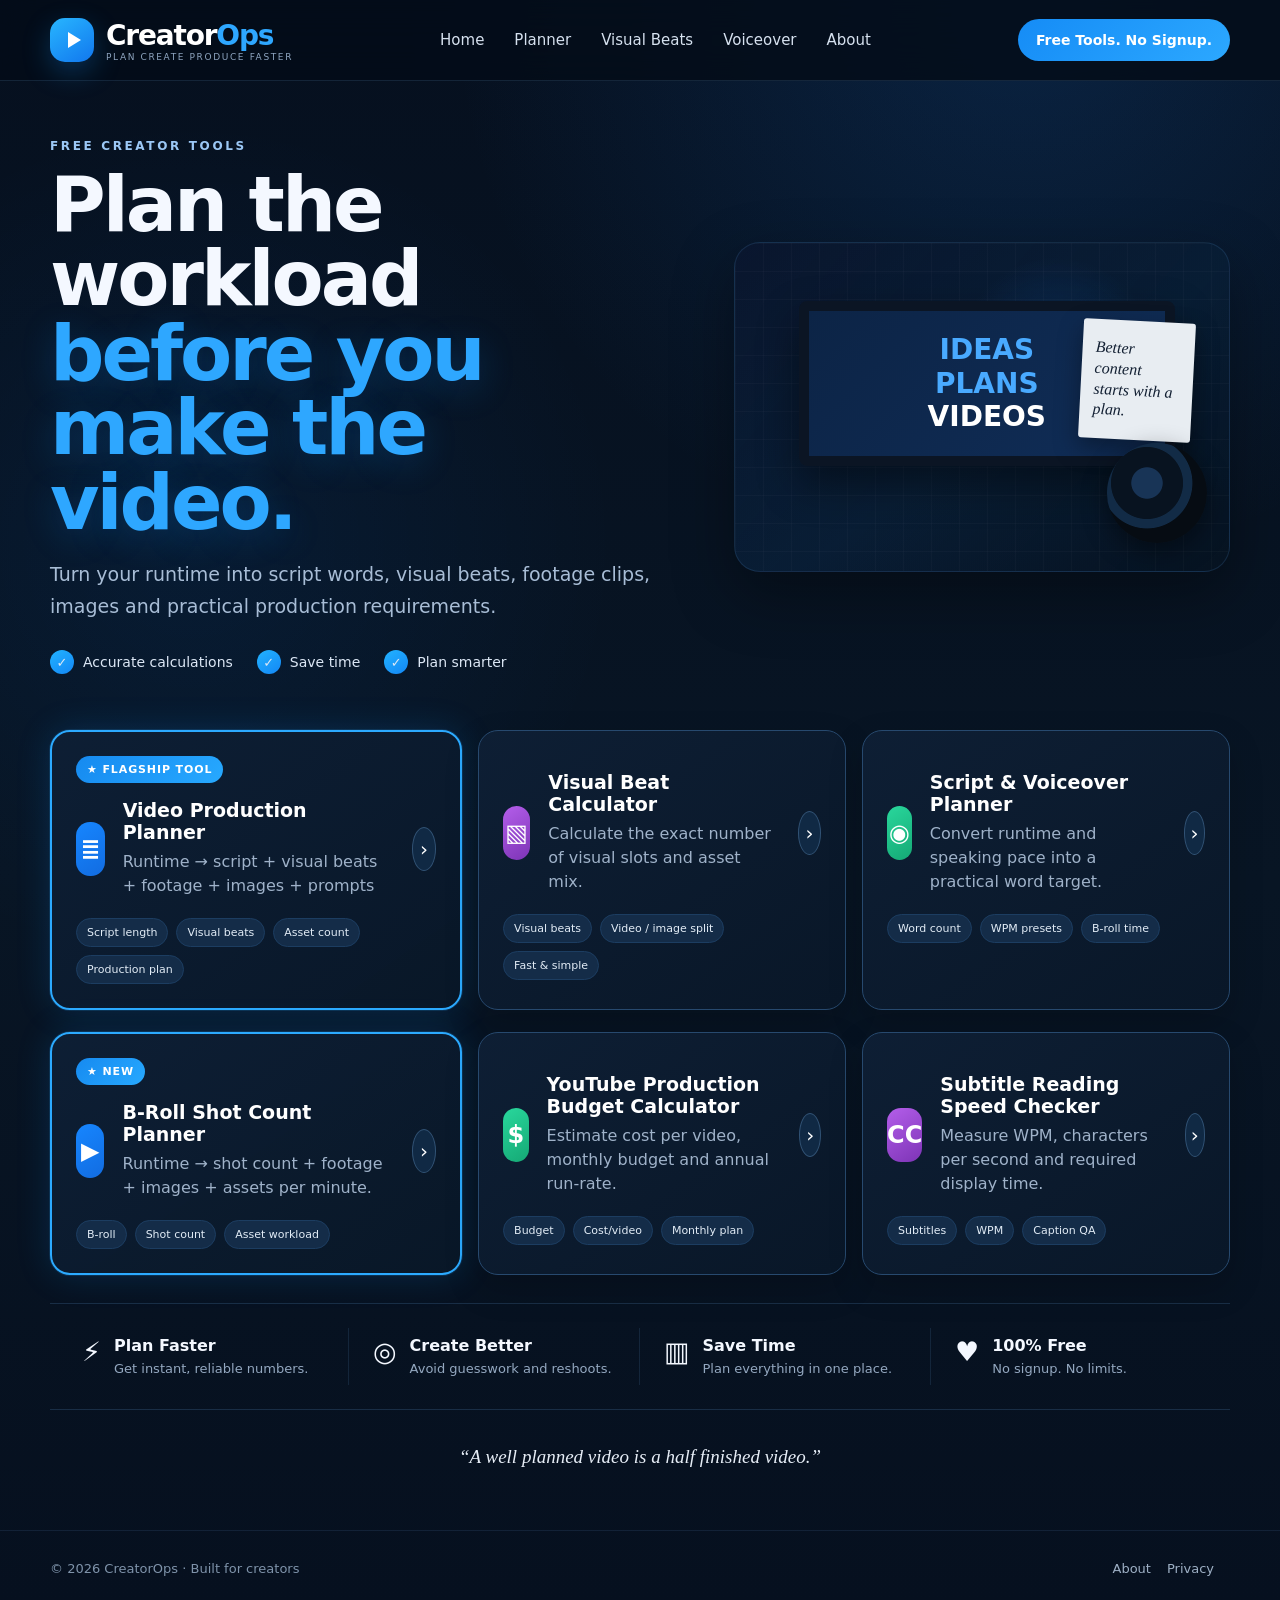
<file: index.html>
<!doctype html><html><head><meta charset="utf-8"><meta name="viewport" content="width=device-width,initial-scale=1"><title>CreatorOps - Free Video Production Planning Tools</title><meta name="description" content="Plan script length, visual beats, footage clips and image requirements with free creator production tools."><link rel="stylesheet" href="style.css"><meta name="theme-color" content="#06101f">
<meta name="color-scheme" content="dark">
<link rel="icon" href="favicon.svg" type="image/svg+xml">
<link rel="manifest" href="site.webmanifest">
<meta property="og:site_name" content="CreatorOps">
<meta property="og:type" content="website">
<meta property="og:title" content="CreatorOps - Free Video Production Planning Tools">
<meta property="og:description" content="Plan script length, visual beats, footage clips and image requirements with free creator production tools.">
<meta name="twitter:card" content="summary">
<link rel="canonical" href="https://asadraj504-afk.github.io/creatorops/"></head><body><div class="topbar"><div class="container nav"><a class="brand-wrap" href="index.html"><div class="brand-icon"></div><div class="brand-copy"><strong>Creator<span>Ops</span></strong><small>PLAN CREATE PRODUCE FASTER</small></div></a><nav class="navlinks"><a href="index.html">Home</a><a href="video-production-planner.html">Planner</a><a href="visual-beat-calculator.html">Visual Beats</a><a href="script-voiceover-calculator.html">Voiceover</a><a href="about.html">About</a></nav><a class="pill-btn" href="video-production-planner.html">Free Tools. No Signup.</a></div></div><main><section class="hero"><div class="container hero-grid"><div><div class="eyebrow">FREE CREATOR TOOLS</div><h1>Plan the workload <span>before you make the video.</span></h1><p class="lead">Turn your runtime into script words, visual beats, footage clips, images and practical production requirements.</p><div class="benefits"><div class="benefit"><span class="check">✓</span>Accurate calculations</div><div class="benefit"><span class="check">✓</span>Save time</div><div class="benefit"><span class="check">✓</span>Plan smarter</div></div></div><div class="hero-visual"><div class="mock-monitor"><strong>IDEAS<br>PLANS<br><span>VIDEOS</span></strong></div><div class="mock-note">Better content starts with a plan.</div><div class="mock-lens"></div></div></div></section><section class="container"><div class="tool-grid"><a class="tool-card featured" href="video-production-planner.html"><span class="badge">★ FLAGSHIP TOOL</span><div class="card-head"><div class="iconbox blue">≣</div><div><h2>Video Production Planner</h2><p>Runtime → script + visual beats + footage + images + prompts</p></div><div class="arrow">›</div></div><div class="chips"><span class="chip">Script length</span><span class="chip">Visual beats</span><span class="chip">Asset count</span><span class="chip">Production plan</span></div></a><a class="tool-card" href="visual-beat-calculator.html"><div class="card-head"><div class="iconbox purple">▧</div><div><h2>Visual Beat Calculator</h2><p>Calculate the exact number of visual slots and asset mix.</p></div><div class="arrow">›</div></div><div class="chips"><span class="chip">Visual beats</span><span class="chip">Video / image split</span><span class="chip">Fast & simple</span></div></a><a class="tool-card" href="script-voiceover-calculator.html"><div class="card-head"><div class="iconbox green">◉</div><div><h2>Script & Voiceover Planner</h2><p>Convert runtime and speaking pace into a practical word target.</p></div><div class="arrow">›</div></div><div class="chips"><span class="chip">Word count</span><span class="chip">WPM presets</span><span class="chip">B-roll time</span></div></a></div><div class="tool-grid" style="margin-top:22px">
<a class="tool-card featured" href="b-roll-shot-count-planner.html"><span class="badge">★ NEW</span><div class="card-head"><div class="iconbox blue">▶</div><div><h2>B-Roll Shot Count Planner</h2><p>Runtime → shot count + footage + images + assets per minute.</p></div><div class="arrow">›</div></div><div class="chips"><span class="chip">B-roll</span><span class="chip">Shot count</span><span class="chip">Asset workload</span></div></a>
<a class="tool-card" href="youtube-production-budget-calculator.html"><div class="card-head"><div class="iconbox green">$</div><div><h2>YouTube Production Budget Calculator</h2><p>Estimate cost per video, monthly budget and annual run-rate.</p></div><div class="arrow">›</div></div><div class="chips"><span class="chip">Budget</span><span class="chip">Cost/video</span><span class="chip">Monthly plan</span></div></a>
<a class="tool-card" href="subtitle-reading-speed-checker.html"><div class="card-head"><div class="iconbox purple">CC</div><div><h2>Subtitle Reading Speed Checker</h2><p>Measure WPM, characters per second and required display time.</p></div><div class="arrow">›</div></div><div class="chips"><span class="chip">Subtitles</span><span class="chip">WPM</span><span class="chip">Caption QA</span></div></a>
</div><div class="proof"><div class="proof-item"><div class="proof-icon">⚡</div><div><strong>Plan Faster</strong><span>Get instant, reliable numbers.</span></div></div><div class="proof-item"><div class="proof-icon">◎</div><div><strong>Create Better</strong><span>Avoid guesswork and reshoots.</span></div></div><div class="proof-item"><div class="proof-icon">▥</div><div><strong>Save Time</strong><span>Plan everything in one place.</span></div></div><div class="proof-item"><div class="proof-icon">♥</div><div><strong>100% Free</strong><span>No signup. No limits.</span></div></div></div><div class="quote">“A well planned video is a half finished video.”</div></section></main><footer><div class="container footer-inner"><div>© 2026 CreatorOps · Built for creators</div><div><a href="about.html">About</a><a href="privacy.html">Privacy</a></div></div></footer></body></html>
</file>
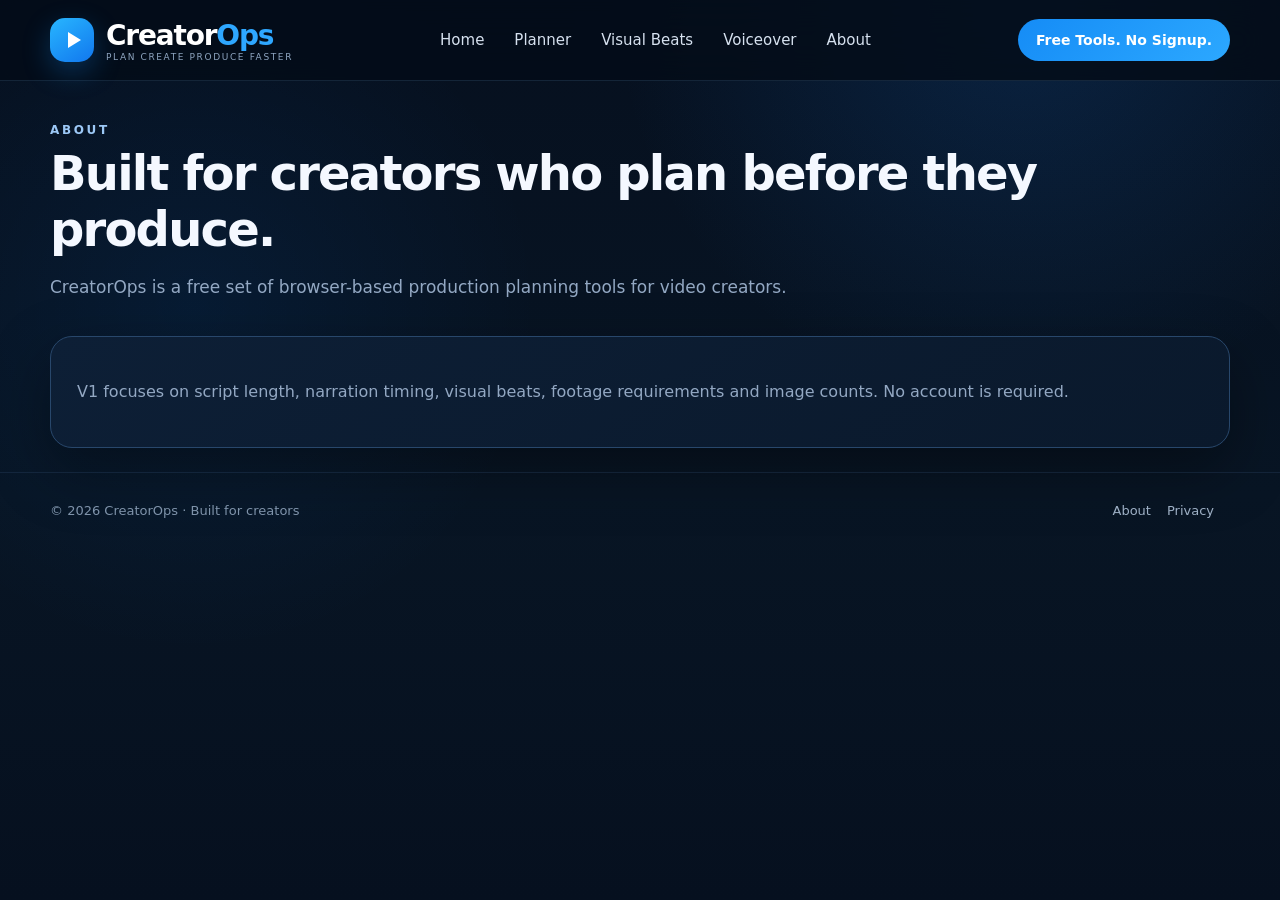
<file: about.html>
<!doctype html><html><head><meta charset="utf-8"><meta name="viewport" content="width=device-width,initial-scale=1"><title>About CreatorOps</title><link rel="stylesheet" href="style.css"><meta name="theme-color" content="#06101f">
<meta name="color-scheme" content="dark">
<link rel="icon" href="favicon.svg" type="image/svg+xml">
<link rel="manifest" href="site.webmanifest">
<meta property="og:site_name" content="CreatorOps">
<meta property="og:type" content="website">
<meta property="og:title" content="CreatorOps - Free Video Production Planning Tools">
<meta property="og:description" content="Plan script length, visual beats, footage clips and image requirements with free creator production tools.">
<meta name="twitter:card" content="summary">
<link rel="canonical" href="https://asadraj504-afk.github.io/creatorops/about.html"></head><body><div class="topbar"><div class="container nav"><a class="brand-wrap" href="index.html"><div class="brand-icon"></div><div class="brand-copy"><strong>Creator<span>Ops</span></strong><small>PLAN CREATE PRODUCE FASTER</small></div></a><nav class="navlinks"><a href="index.html">Home</a><a href="video-production-planner.html">Planner</a><a href="visual-beat-calculator.html">Visual Beats</a><a href="script-voiceover-calculator.html">Voiceover</a><a href="about.html">About</a></nav><a class="pill-btn" href="video-production-planner.html">Free Tools. No Signup.</a></div></div><main class="container"><section class="page-head"><div class="eyebrow">ABOUT</div><h1>Built for creators who plan before they produce.</h1><p>CreatorOps is a free set of browser-based production planning tools for video creators.</p></section><div class="panel"><p>V1 focuses on script length, narration timing, visual beats, footage requirements and image counts. No account is required.</p></div></main><footer><div class="container footer-inner"><div>© 2026 CreatorOps · Built for creators</div><div><a href="about.html">About</a><a href="privacy.html">Privacy</a></div></div></footer></body></html>
</file>
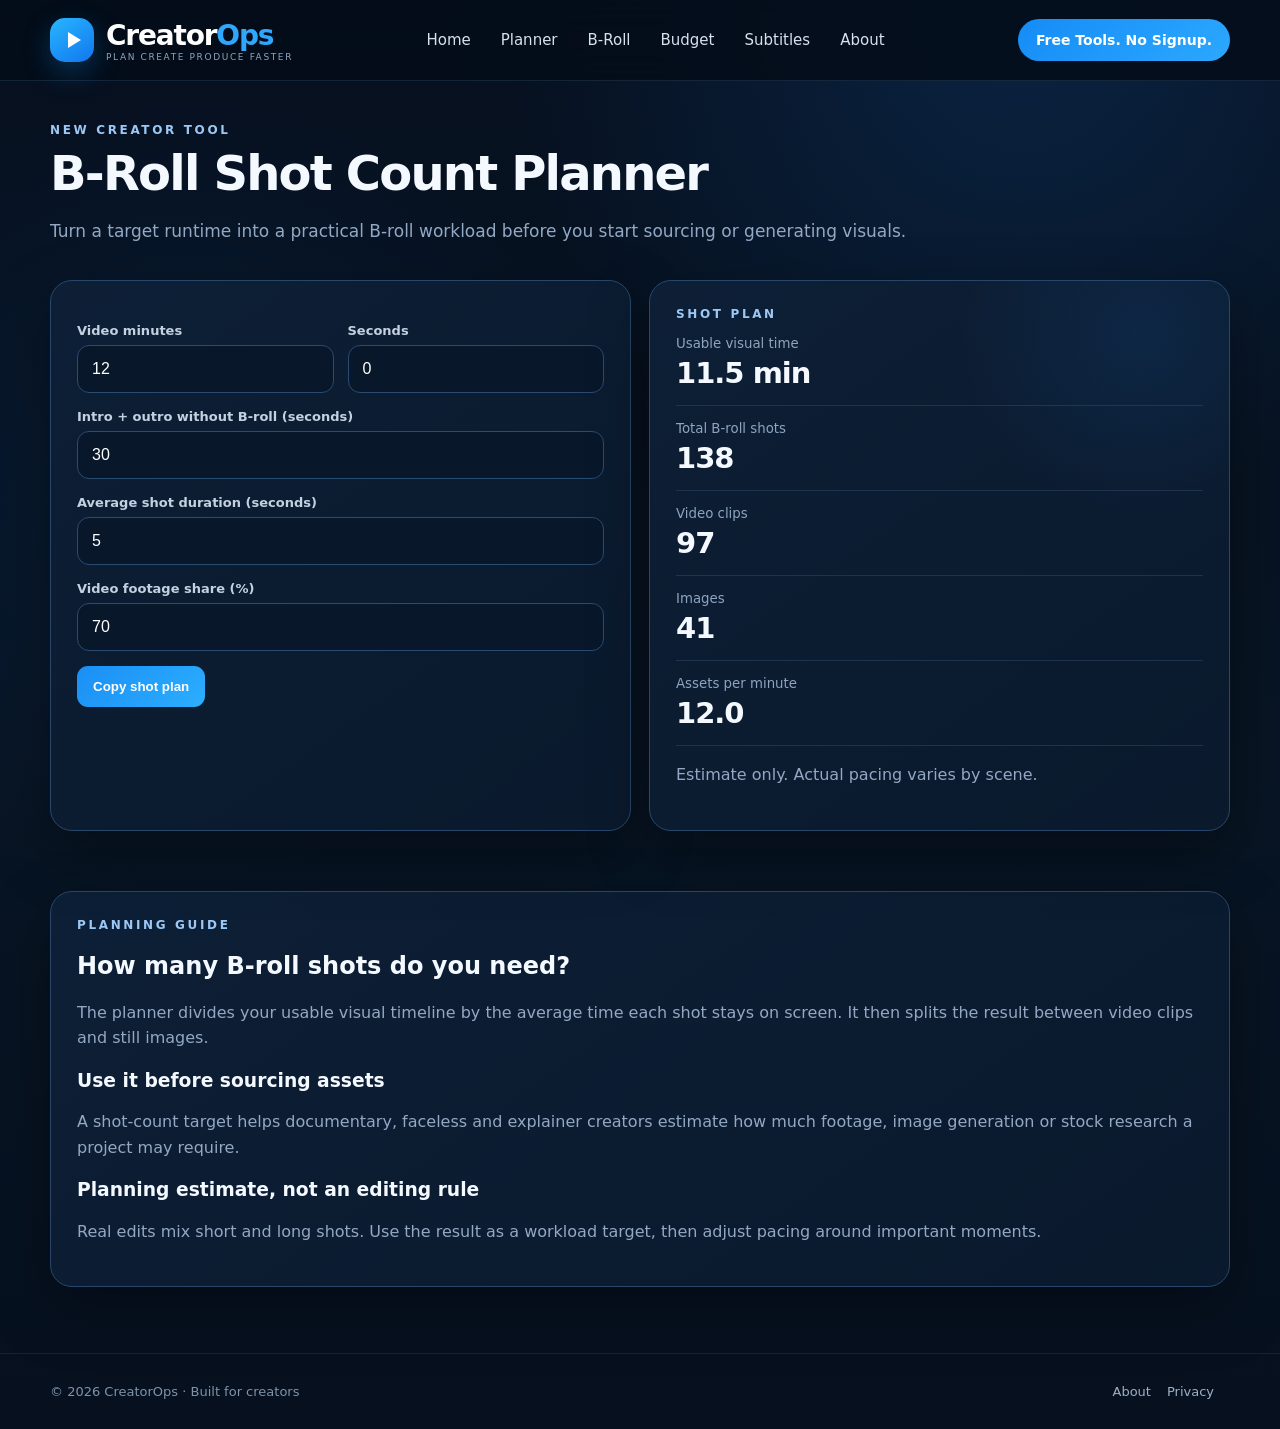
<file: b-roll-shot-count-planner.html>
<!doctype html><html><head><meta charset="utf-8"><meta name="viewport" content="width=device-width,initial-scale=1">
<title>B-Roll Shot Count Planner - CreatorOps</title><meta name="description" content="Calculate B-roll shot count, visual asset workload, footage clips and image requirements from video runtime and shot duration.">
<link rel="canonical" href="https://asadraj504-afk.github.io/creatorops/b-roll-shot-count-planner.html"><link rel="stylesheet" href="style.css"><meta name="theme-color" content="#06101f">
<meta name="color-scheme" content="dark"><link rel="icon" href="favicon.svg" type="image/svg+xml"><link rel="manifest" href="site.webmanifest">
<meta property="og:site_name" content="CreatorOps"><meta property="og:type" content="website"><meta property="og:title" content="B-Roll Shot Count Planner - CreatorOps">
<meta property="og:description" content="Calculate B-roll shot count, visual asset workload, footage clips and image requirements from video runtime and shot duration."><meta property="og:url" content="https://asadraj504-afk.github.io/creatorops/b-roll-shot-count-planner.html"><meta name="twitter:card" content="summary">
</head><body><noscript><div style="padding:12px;text-align:center;background:#3a1f1f;color:#fff">CreatorOps calculators require JavaScript to run.</div></noscript>
<div class="topbar"><div class="container nav"><a class="brand-wrap" href="index.html"><div class="brand-icon"></div><div class="brand-copy"><strong>Creator<span>Ops</span></strong><small>PLAN CREATE PRODUCE FASTER</small></div></a>
<nav class="navlinks"><a href="index.html">Home</a><a href="video-production-planner.html">Planner</a><a href="b-roll-shot-count-planner.html">B-Roll</a><a href="youtube-production-budget-calculator.html">Budget</a><a href="subtitle-reading-speed-checker.html">Subtitles</a><a href="about.html">About</a></nav>
<a class="pill-btn" href="video-production-planner.html">Free Tools. No Signup.</a></div></div>
<main class="container">
<section class="page-head"><div class="eyebrow">NEW CREATOR TOOL</div><h1>B-Roll Shot Count Planner</h1>
<p>Turn a target runtime into a practical B-roll workload before you start sourcing or generating visuals.</p></section>
<section class="calc-layout"><div class="panel">
<div class="form-row"><div><label>Video minutes</label><input id="m" type="number" value="12" min="0"></div><div><label>Seconds</label><input id="s" type="number" value="0" min="0" max="59"></div></div>
<label>Intro + outro without B-roll (seconds)</label><input id="x" type="number" value="30" min="0">
<label>Average shot duration (seconds)</label><input id="d" type="number" value="5" min=".5" step=".5">
<label>Video footage share (%)</label><input id="p" type="number" value="70" min="0" max="100">
<button class="primary" onclick="copyPlan()">Copy shot plan</button></div><div class="panel results" id="r"></div></section>
<section style="padding-bottom:42px"><div class="panel"><div class="eyebrow">PLANNING GUIDE</div>
<h2>How many B-roll shots do you need?</h2><p>The planner divides your usable visual timeline by the average time each shot stays on screen. It then splits the result between video clips and still images.</p>
<h3>Use it before sourcing assets</h3><p>A shot-count target helps documentary, faceless and explainer creators estimate how much footage, image generation or stock research a project may require.</p>
<h3>Planning estimate, not an editing rule</h3><p>Real edits mix short and long shots. Use the result as a workload target, then adjust pacing around important moments.</p></div></section></main>
<footer><div class="container footer-inner"><div>© 2026 CreatorOps · Built for creators</div><div><a href="about.html">About</a><a href="privacy.html">Privacy</a></div></div></footer>
<script>
['m','s','x','d','p'].forEach(id=>document.getElementById(id).oninput=calc);
function n(id){return Math.max(0,+document.getElementById(id).value||0)}
function calc(){let total=n('m')*60+n('s'),active=Math.max(0,total-Math.min(total,n('x'))),dur=Math.max(.5,n('d')),shots=Math.ceil(active/dur),pct=Math.min(100,n('p')),video=Math.round(shots*pct/100),images=shots-video,apm=active?shots/(active/60):0;
window.plan=`CreatorOps B-Roll Shot Plan\nUsable visual time: ${(active/60).toFixed(1)} min\nAverage shot duration: ${dur}s\nTotal shots: ${shots}\nVideo clips: ${video}\nImages: ${images}\nAssets per minute: ${apm.toFixed(1)}`;
r.innerHTML=`<div class="eyebrow">SHOT PLAN</div><div class="metric"><small>Usable visual time</small><div class="num">${(active/60).toFixed(1)} min</div></div><div class="metric"><small>Total B-roll shots</small><div class="num">${shots}</div></div><div class="metric"><small>Video clips</small><div class="num">${video}</div></div><div class="metric"><small>Images</small><div class="num">${images}</div></div><div class="metric"><small>Assets per minute</small><div class="num">${apm.toFixed(1)}</div></div><p class="muted">Estimate only. Actual pacing varies by scene.</p>`}
function copyPlan(){navigator.clipboard.writeText(window.plan)} calc();</script><script type="application/ld+json">{
"@context":"https://schema.org","@type":"WebApplication","name":"CreatorOps B-Roll Shot Count Planner",
"applicationCategory":"MultimediaApplication","operatingSystem":"Any",
"offers":{"@type":"Offer","price":"0","priceCurrency":"USD"},
"description":"Calculate B-roll shot count, visual asset workload, footage clips and image requirements from video runtime and shot duration."}</script></body></html>
</file>
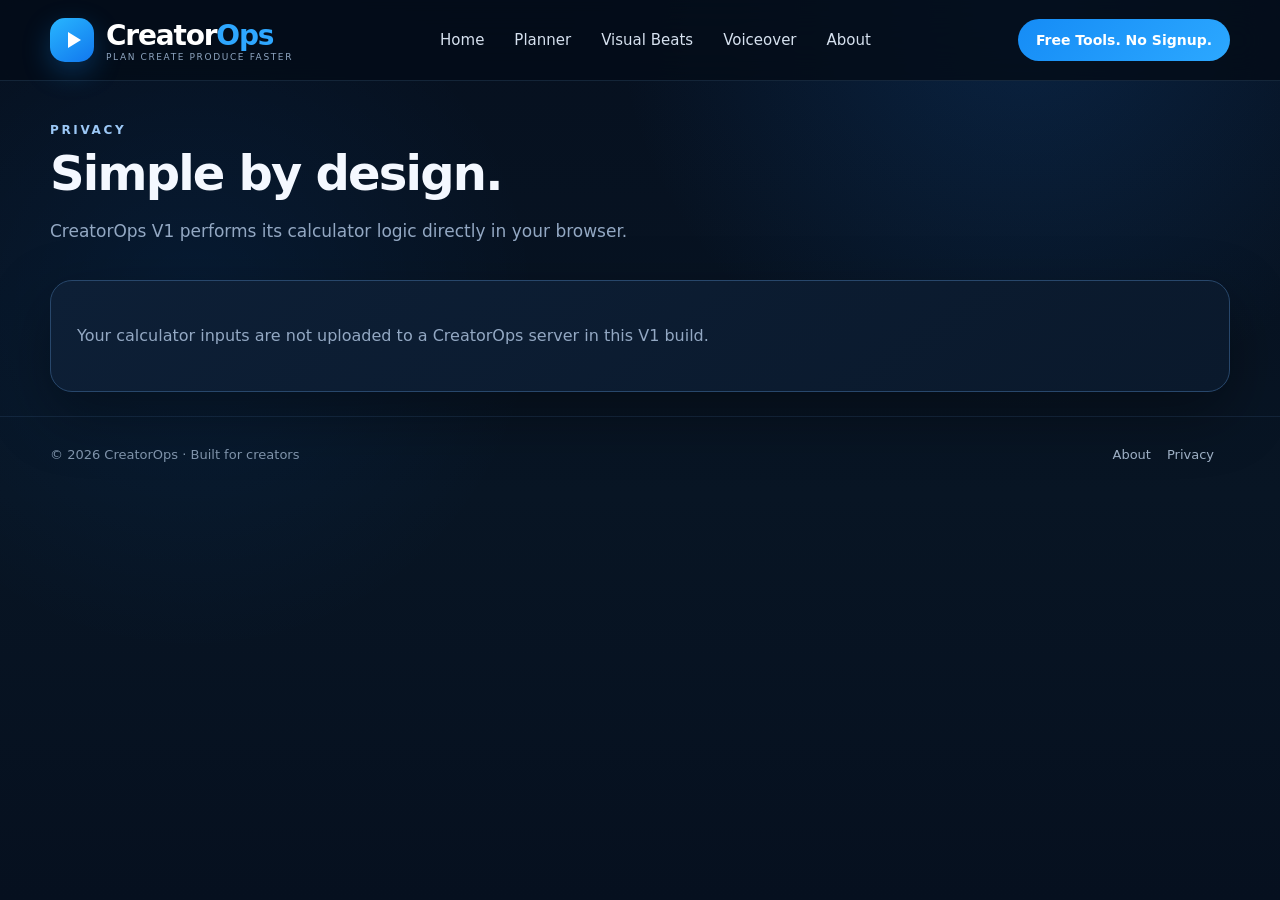
<file: privacy.html>
<!doctype html><html><head><meta charset="utf-8"><meta name="viewport" content="width=device-width,initial-scale=1"><title>Privacy CreatorOps</title><link rel="stylesheet" href="style.css"><meta name="theme-color" content="#06101f">
<meta name="color-scheme" content="dark">
<link rel="icon" href="favicon.svg" type="image/svg+xml">
<link rel="manifest" href="site.webmanifest">
<meta property="og:site_name" content="CreatorOps">
<meta property="og:type" content="website">
<meta property="og:title" content="CreatorOps - Free Video Production Planning Tools">
<meta property="og:description" content="Plan script length, visual beats, footage clips and image requirements with free creator production tools.">
<meta name="twitter:card" content="summary">
<link rel="canonical" href="https://asadraj504-afk.github.io/creatorops/privacy.html"></head><body><div class="topbar"><div class="container nav"><a class="brand-wrap" href="index.html"><div class="brand-icon"></div><div class="brand-copy"><strong>Creator<span>Ops</span></strong><small>PLAN CREATE PRODUCE FASTER</small></div></a><nav class="navlinks"><a href="index.html">Home</a><a href="video-production-planner.html">Planner</a><a href="visual-beat-calculator.html">Visual Beats</a><a href="script-voiceover-calculator.html">Voiceover</a><a href="about.html">About</a></nav><a class="pill-btn" href="video-production-planner.html">Free Tools. No Signup.</a></div></div><main class="container"><section class="page-head"><div class="eyebrow">PRIVACY</div><h1>Simple by design.</h1><p>CreatorOps V1 performs its calculator logic directly in your browser.</p></section><div class="panel"><p>Your calculator inputs are not uploaded to a CreatorOps server in this V1 build.</p></div></main><footer><div class="container footer-inner"><div>© 2026 CreatorOps · Built for creators</div><div><a href="about.html">About</a><a href="privacy.html">Privacy</a></div></div></footer></body></html>
</file>
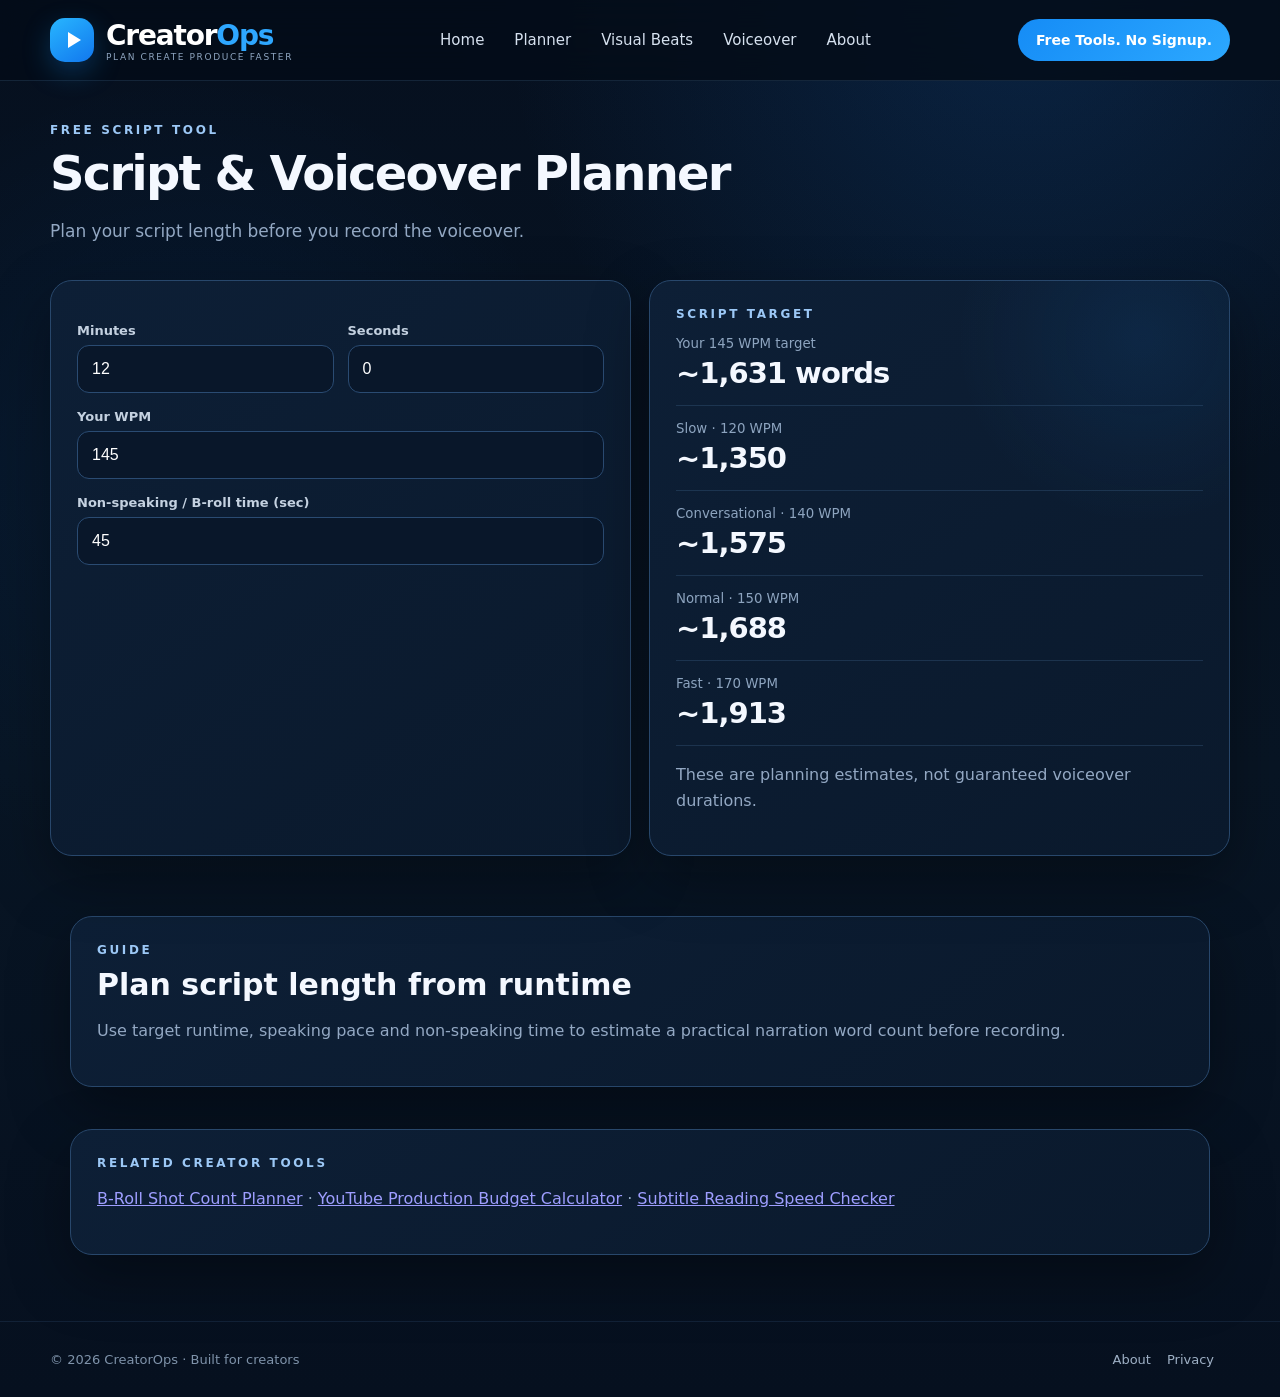
<file: script-voiceover-calculator.html>
<!doctype html><html><head><meta charset="utf-8"><meta name="viewport" content="width=device-width,initial-scale=1"><title>Script & Voiceover Planner - CreatorOps</title><link rel="stylesheet" href="style.css"><meta name="theme-color" content="#06101f">
<meta name="color-scheme" content="dark">
<link rel="icon" href="favicon.svg" type="image/svg+xml">
<link rel="manifest" href="site.webmanifest">
<meta property="og:site_name" content="CreatorOps">
<meta property="og:type" content="website">
<meta property="og:title" content="CreatorOps - Free Video Production Planning Tools">
<meta property="og:description" content="Plan script length, visual beats, footage clips and image requirements with free creator production tools.">
<meta name="twitter:card" content="summary">
<link rel="canonical" href="https://asadraj504-afk.github.io/creatorops/script-voiceover-calculator.html"></head><body><noscript><div style="padding:12px;text-align:center;background:#3a1f1f;color:#fff">CreatorOps calculators require JavaScript to run.</div></noscript><div class="topbar"><div class="container nav"><a class="brand-wrap" href="index.html"><div class="brand-icon"></div><div class="brand-copy"><strong>Creator<span>Ops</span></strong><small>PLAN CREATE PRODUCE FASTER</small></div></a><nav class="navlinks"><a href="index.html">Home</a><a href="video-production-planner.html">Planner</a><a href="visual-beat-calculator.html">Visual Beats</a><a href="script-voiceover-calculator.html">Voiceover</a><a href="about.html">About</a></nav><a class="pill-btn" href="video-production-planner.html">Free Tools. No Signup.</a></div></div><main class="container"><section class="page-head"><div class="eyebrow">FREE SCRIPT TOOL</div><h1>Script & Voiceover Planner</h1><p>Plan your script length before you record the voiceover.</p></section><section class="calc-layout"><div class="panel"><div class="form-row"><div><label>Minutes</label><input id="m" type="number" value="12"></div><div><label>Seconds</label><input id="s" type="number" value="0"></div></div><label>Your WPM</label><input id="w" type="number" value="145"><label>Non-speaking / B-roll time (sec)</label><input id="n" type="number" value="45"></div><div class="panel results" id="r"></div></section><section class="container" style="padding-bottom:42px"><div class="panel"><div class="eyebrow">GUIDE</div><h2 style="font-size:30px;margin:10px 0 8px">Plan script length from runtime</h2><p>Use target runtime, speaking pace and non-speaking time to estimate a practical narration word count before recording.</p></div></section>
<section class="container" style="padding-bottom:42px"><div class="panel"><div class="eyebrow">RELATED CREATOR TOOLS</div><p><a href="b-roll-shot-count-planner.html">B-Roll Shot Count Planner</a> · <a href="youtube-production-budget-calculator.html">YouTube Production Budget Calculator</a> · <a href="subtitle-reading-speed-checker.html">Subtitle Reading Speed Checker</a></p></div></section></main><footer><div class="container footer-inner"><div>© 2026 CreatorOps · Built for creators</div><div><a href="about.html">About</a><a href="privacy.html">Privacy</a></div></div></footer><script>['m','s','w','n'].forEach(x=>document.getElementById(x).oninput=c);function v(x){return Math.max(0,+document.getElementById(x).value||0)}function c(){let t=Math.max(0,v('m')*60+v('s')-v('n'))/60,f=x=>Math.round(t*x).toLocaleString();r.innerHTML=`<div class="eyebrow">SCRIPT TARGET</div><div class="metric"><small>Your ${v('w')} WPM target</small><div class="num">~${f(v('w'))} words</div></div><div class="metric"><small>Slow · 120 WPM</small><div class="num">~${f(120)}</div></div><div class="metric"><small>Conversational · 140 WPM</small><div class="num">~${f(140)}</div></div><div class="metric"><small>Normal · 150 WPM</small><div class="num">~${f(150)}</div></div><div class="metric"><small>Fast · 170 WPM</small><div class="num">~${f(170)}</div></div><p class="muted">These are planning estimates, not guaranteed voiceover durations.</p>`}c()</script></body></html>
</file>
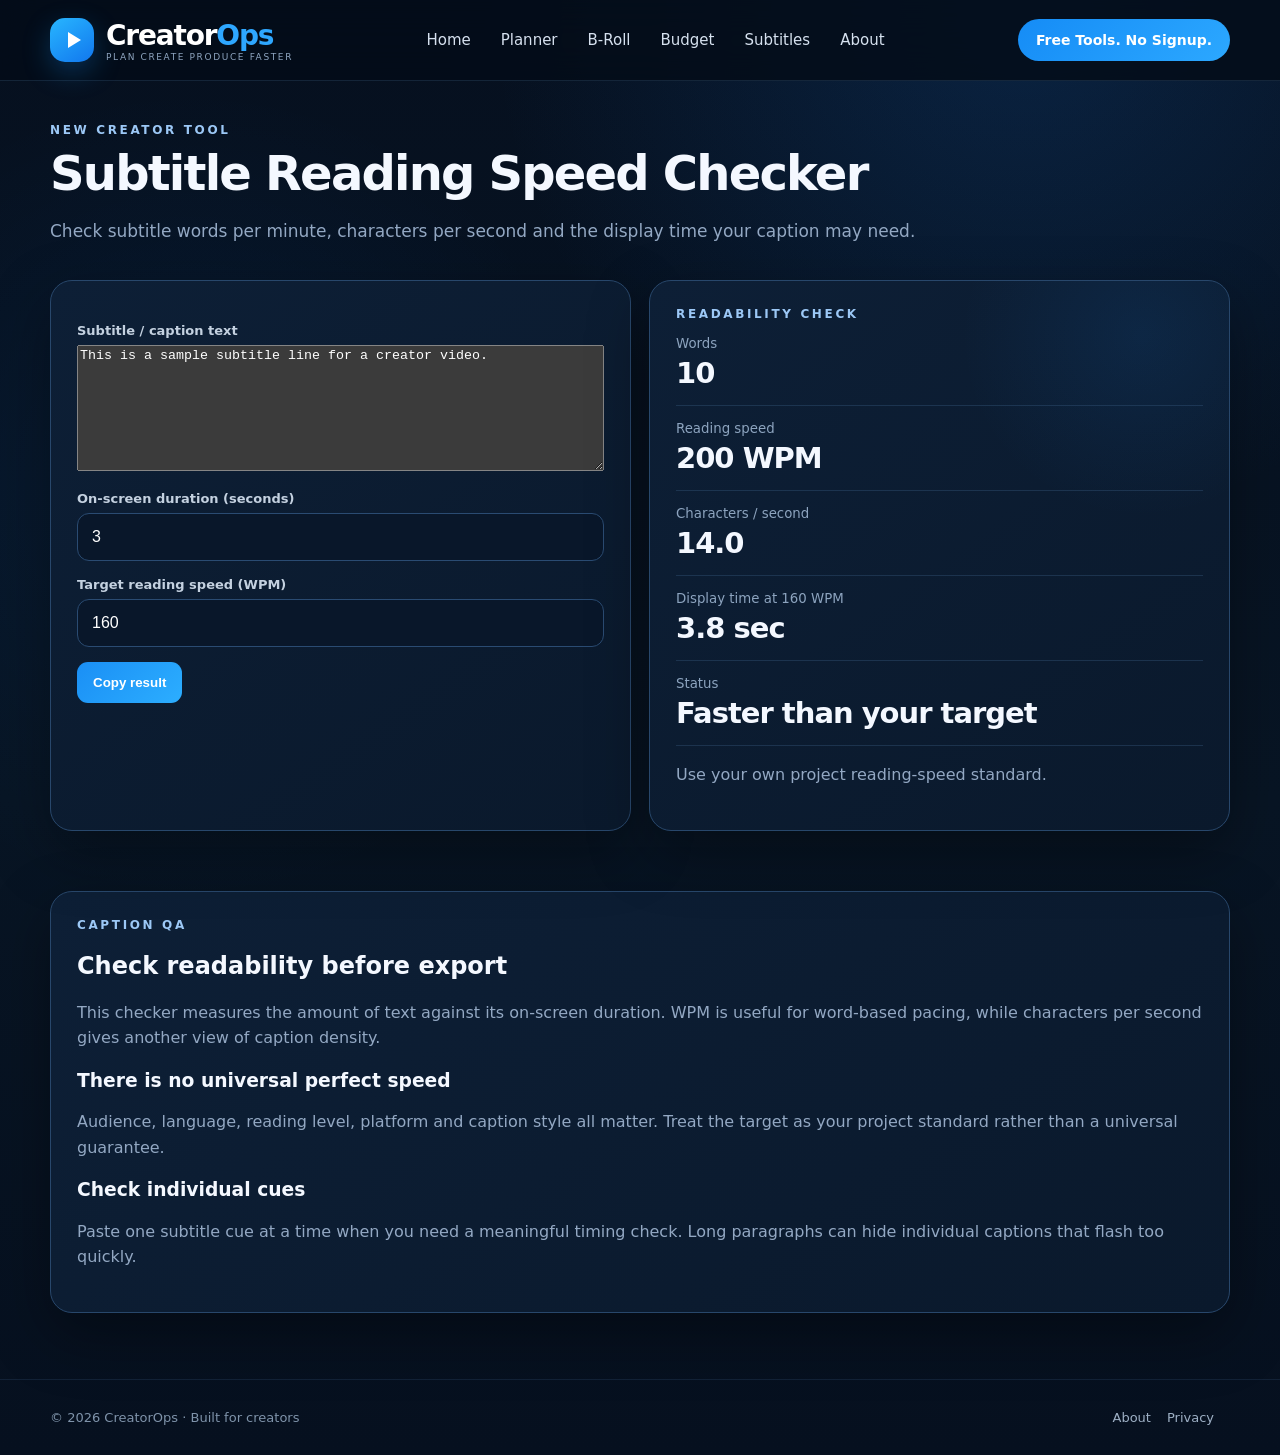
<file: subtitle-reading-speed-checker.html>
<!doctype html><html><head><meta charset="utf-8"><meta name="viewport" content="width=device-width,initial-scale=1">
<title>Subtitle Reading Speed Checker - CreatorOps</title><meta name="description" content="Check subtitle reading speed in WPM and characters per second, and estimate display time for creator video captions.">
<link rel="canonical" href="https://asadraj504-afk.github.io/creatorops/subtitle-reading-speed-checker.html"><link rel="stylesheet" href="style.css"><meta name="theme-color" content="#06101f">
<meta name="color-scheme" content="dark"><link rel="icon" href="favicon.svg" type="image/svg+xml"><link rel="manifest" href="site.webmanifest">
<meta property="og:site_name" content="CreatorOps"><meta property="og:type" content="website"><meta property="og:title" content="Subtitle Reading Speed Checker - CreatorOps">
<meta property="og:description" content="Check subtitle reading speed in WPM and characters per second, and estimate display time for creator video captions."><meta property="og:url" content="https://asadraj504-afk.github.io/creatorops/subtitle-reading-speed-checker.html"><meta name="twitter:card" content="summary">
</head><body><noscript><div style="padding:12px;text-align:center;background:#3a1f1f;color:#fff">CreatorOps calculators require JavaScript to run.</div></noscript>
<div class="topbar"><div class="container nav"><a class="brand-wrap" href="index.html"><div class="brand-icon"></div><div class="brand-copy"><strong>Creator<span>Ops</span></strong><small>PLAN CREATE PRODUCE FASTER</small></div></a>
<nav class="navlinks"><a href="index.html">Home</a><a href="video-production-planner.html">Planner</a><a href="b-roll-shot-count-planner.html">B-Roll</a><a href="youtube-production-budget-calculator.html">Budget</a><a href="subtitle-reading-speed-checker.html">Subtitles</a><a href="about.html">About</a></nav>
<a class="pill-btn" href="video-production-planner.html">Free Tools. No Signup.</a></div></div>
<main class="container">
<section class="page-head"><div class="eyebrow">NEW CREATOR TOOL</div><h1>Subtitle Reading Speed Checker</h1>
<p>Check subtitle words per minute, characters per second and the display time your caption may need.</p></section>
<section class="calc-layout"><div class="panel">
<label>Subtitle / caption text</label><textarea id="t" rows="8" style="width:100%;box-sizing:border-box" placeholder="Paste one subtitle or caption segment here...">This is a sample subtitle line for a creator video.</textarea>
<label>On-screen duration (seconds)</label><input id="d" type="number" value="3" min=".1" step=".1">
<label>Target reading speed (WPM)</label><input id="target" type="number" value="160" min="60">
<button class="primary" onclick="copyResult()">Copy result</button></div><div class="panel results" id="r"></div></section>
<section style="padding-bottom:42px"><div class="panel"><div class="eyebrow">CAPTION QA</div><h2>Check readability before export</h2>
<p>This checker measures the amount of text against its on-screen duration. WPM is useful for word-based pacing, while characters per second gives another view of caption density.</p>
<h3>There is no universal perfect speed</h3><p>Audience, language, reading level, platform and caption style all matter. Treat the target as your project standard rather than a universal guarantee.</p>
<h3>Check individual cues</h3><p>Paste one subtitle cue at a time when you need a meaningful timing check. Long paragraphs can hide individual captions that flash too quickly.</p></div></section></main>
<footer><div class="container footer-inner"><div>© 2026 CreatorOps · Built for creators</div><div><a href="about.html">About</a><a href="privacy.html">Privacy</a></div></div></footer>
<script>
['t','d','target'].forEach(id=>document.getElementById(id).oninput=calc);
function calc(){let text=document.getElementById('t').value.trim(),words=text?text.split(/\s+/).length:0,chars=text.replace(/\s/g,'').length,d=Math.max(.1,+document.getElementById('d').value||.1),target=Math.max(1,+document.getElementById('target').value||160),wpm=words/d*60,cps=chars/d,need=words/target*60,status=wpm<=target?'Within your target':'Faster than your target';
window.out=`CreatorOps Subtitle Reading Speed\nWords: ${words}\nCharacters (no spaces): ${chars}\nDuration: ${d.toFixed(1)}s\nReading speed: ${wpm.toFixed(0)} WPM\nCharacters/sec: ${cps.toFixed(1)}\nTarget display time: ${need.toFixed(1)}s\nStatus: ${status}`;
r.innerHTML=`<div class="eyebrow">READABILITY CHECK</div><div class="metric"><small>Words</small><div class="num">${words}</div></div><div class="metric"><small>Reading speed</small><div class="num">${wpm.toFixed(0)} WPM</div></div><div class="metric"><small>Characters / second</small><div class="num">${cps.toFixed(1)}</div></div><div class="metric"><small>Display time at ${target} WPM</small><div class="num">${need.toFixed(1)} sec</div></div><div class="metric"><small>Status</small><div class="num">${status}</div></div><p class="muted">Use your own project reading-speed standard.</p>`}
function copyResult(){navigator.clipboard.writeText(window.out)} calc();</script><script type="application/ld+json">{
"@context":"https://schema.org","@type":"WebApplication","name":"CreatorOps Subtitle Reading Speed Checker",
"applicationCategory":"MultimediaApplication","operatingSystem":"Any",
"offers":{"@type":"Offer","price":"0","priceCurrency":"USD"},
"description":"Check subtitle reading speed in WPM and characters per second, and estimate display time for creator video captions."}</script></body></html>
</file>
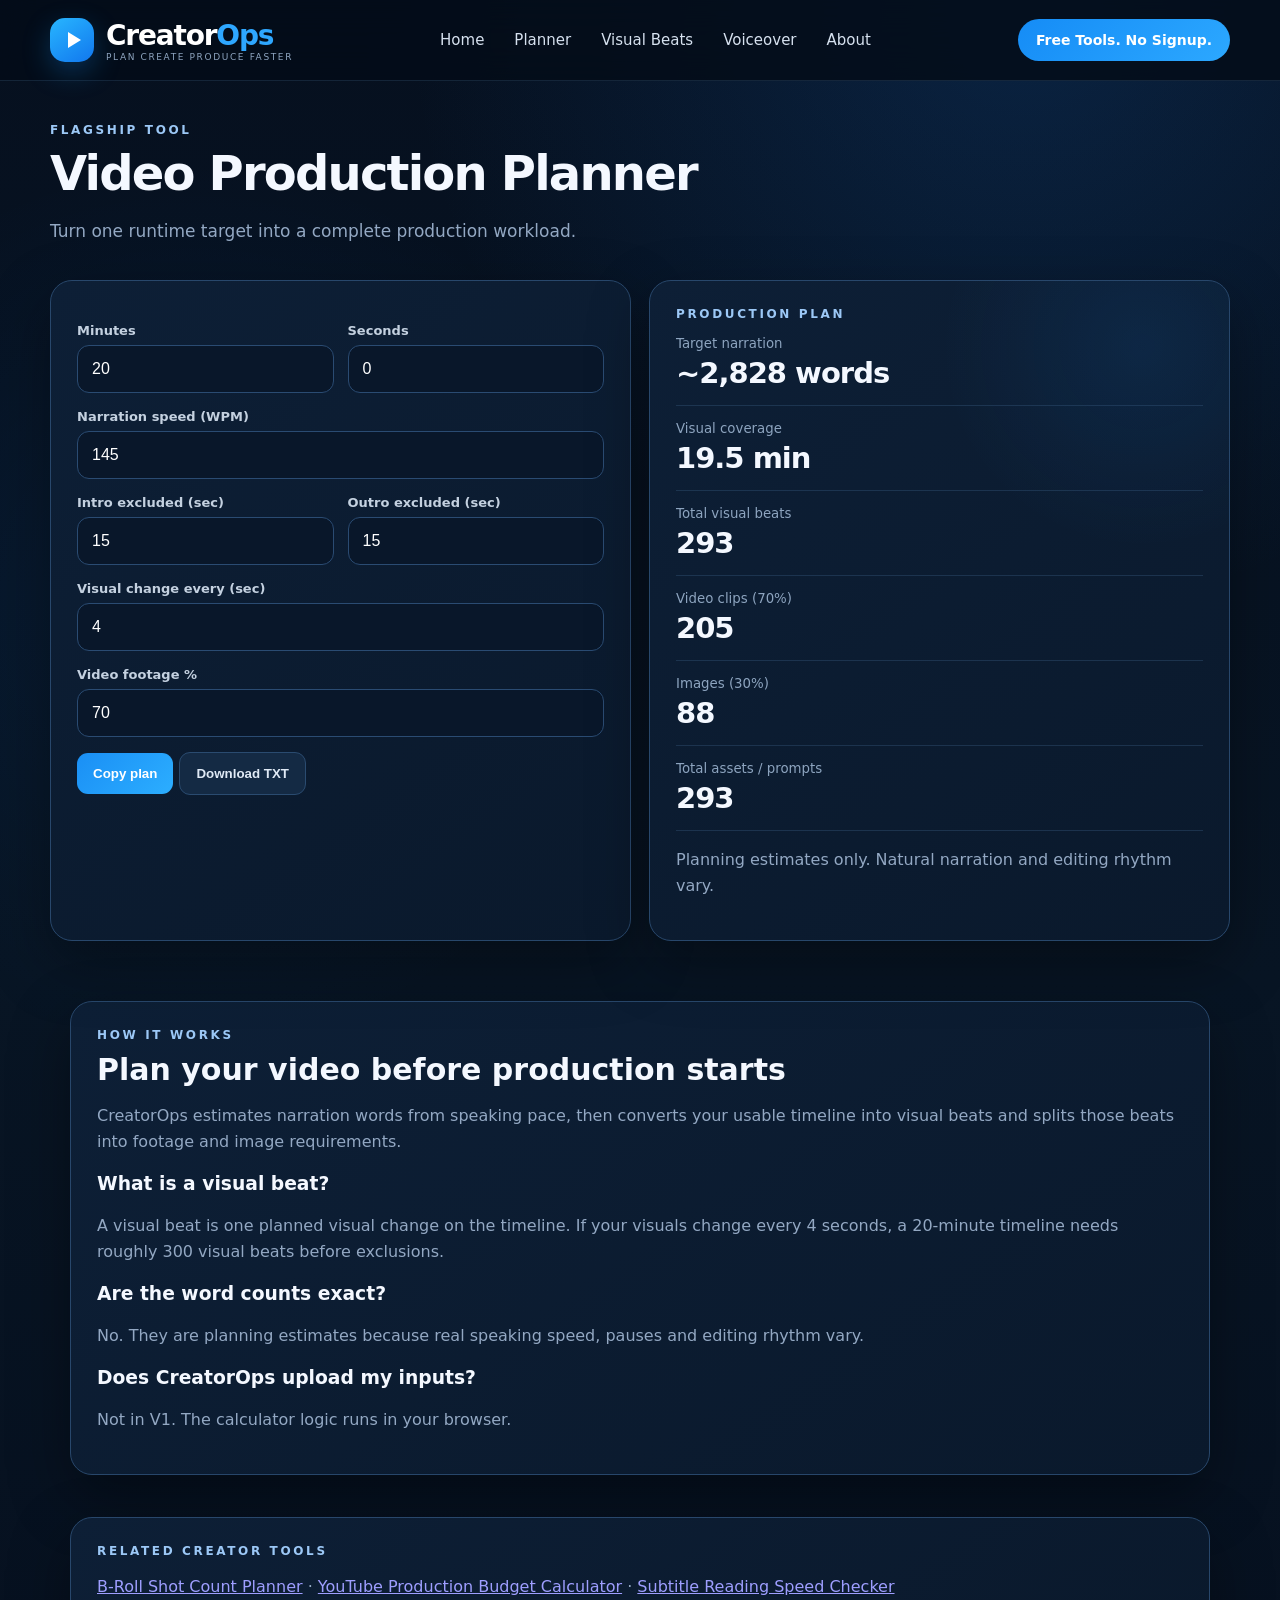
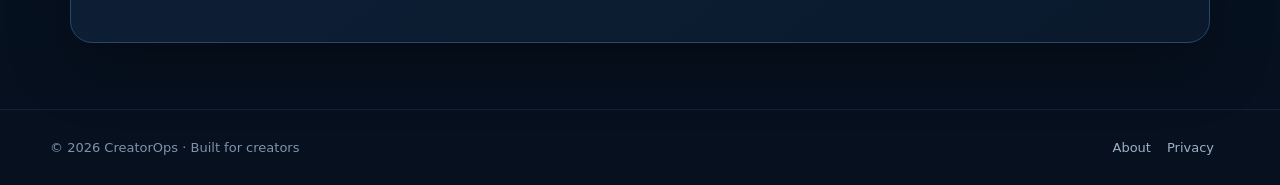
<file: video-production-planner.html>
<!doctype html><html><head><meta charset="utf-8"><meta name="viewport" content="width=device-width,initial-scale=1"><title>Video Production Planner - CreatorOps</title><link rel="stylesheet" href="style.css"><meta name="theme-color" content="#06101f">
<meta name="color-scheme" content="dark">
<link rel="icon" href="favicon.svg" type="image/svg+xml">
<link rel="manifest" href="site.webmanifest">
<meta property="og:site_name" content="CreatorOps">
<meta property="og:type" content="website">
<meta property="og:title" content="CreatorOps - Free Video Production Planning Tools">
<meta property="og:description" content="Plan script length, visual beats, footage clips and image requirements with free creator production tools.">
<meta name="twitter:card" content="summary">
<link rel="canonical" href="https://asadraj504-afk.github.io/creatorops/video-production-planner.html"></head><body><noscript><div style="padding:12px;text-align:center;background:#3a1f1f;color:#fff">CreatorOps calculators require JavaScript to run.</div></noscript><div class="topbar"><div class="container nav"><a class="brand-wrap" href="index.html"><div class="brand-icon"></div><div class="brand-copy"><strong>Creator<span>Ops</span></strong><small>PLAN CREATE PRODUCE FASTER</small></div></a><nav class="navlinks"><a href="index.html">Home</a><a href="video-production-planner.html">Planner</a><a href="visual-beat-calculator.html">Visual Beats</a><a href="script-voiceover-calculator.html">Voiceover</a><a href="about.html">About</a></nav><a class="pill-btn" href="video-production-planner.html">Free Tools. No Signup.</a></div></div><main class="container"><section class="page-head"><div class="eyebrow">FLAGSHIP TOOL</div><h1>Video Production Planner</h1><p>Turn one runtime target into a complete production workload.</p></section><section class="calc-layout"><div class="panel"><div class="form-row"><div><label>Minutes</label><input id="m" type="number" value="20"></div><div><label>Seconds</label><input id="s" type="number" value="0"></div></div><label>Narration speed (WPM)</label><input id="w" type="number" value="145"><div class="form-row"><div><label>Intro excluded (sec)</label><input id="i" type="number" value="15"></div><div><label>Outro excluded (sec)</label><input id="o" type="number" value="15"></div></div><label>Visual change every (sec)</label><input id="b" type="number" step=".5" value="4"><label>Video footage %</label><input id="p" type="number" value="70" min="0" max="100"><button class="primary" onclick="copyPlan()">Copy plan</button><button class="secondary" onclick="downloadPlan()">Download TXT</button></div><div class="panel results" id="r"></div></section>
<section class="container" style="padding-bottom:42px">
  <div class="panel">
    <div class="eyebrow">HOW IT WORKS</div>
    <h2 style="font-size:30px;margin:10px 0 8px">Plan your video before production starts</h2>
    <p>CreatorOps estimates narration words from speaking pace, then converts your usable timeline into visual beats and splits those beats into footage and image requirements.</p>
    <h3>What is a visual beat?</h3>
    <p>A visual beat is one planned visual change on the timeline. If your visuals change every 4 seconds, a 20-minute timeline needs roughly 300 visual beats before exclusions.</p>
    <h3>Are the word counts exact?</h3>
    <p>No. They are planning estimates because real speaking speed, pauses and editing rhythm vary.</p>
    <h3>Does CreatorOps upload my inputs?</h3>
    <p>Not in V1. The calculator logic runs in your browser.</p>
  </div>
</section>

<section class="container" style="padding-bottom:42px"><div class="panel"><div class="eyebrow">RELATED CREATOR TOOLS</div><p><a href="b-roll-shot-count-planner.html">B-Roll Shot Count Planner</a> · <a href="youtube-production-budget-calculator.html">YouTube Production Budget Calculator</a> · <a href="subtitle-reading-speed-checker.html">Subtitle Reading Speed Checker</a></p></div></section></main><footer><div class="container footer-inner"><div>© 2026 CreatorOps · Built for creators</div><div><a href="about.html">About</a><a href="privacy.html">Privacy</a></div></div></footer><script>['m','s','w','i','o','b','p'].forEach(x=>document.getElementById(x).oninput=calc);function v(x){return Math.max(0,+document.getElementById(x).value||0)}function calc(){let total=v('m')*60+v('s'),active=Math.max(0,total-Math.min(total,v('i')+v('o'))),words=Math.round(active/60*v('w')),beats=Math.ceil(active/Math.max(.5,v('b'))),pct=Math.min(100,v('p')),vid=Math.round(beats*pct/100),img=beats-vid;window.plan=`CreatorOps Production Plan\nTarget runtime: ${Math.floor(total/60)}:${String(Math.round(total%60)).padStart(2,'0')}\nTarget narration: ~${words} words\nVisual beats: ${beats}\nVideo clips: ${vid}\nImages: ${img}\nTotal assets/prompts: ${beats}`;r.innerHTML=`<div class="eyebrow">PRODUCTION PLAN</div><div class="metric"><small>Target narration</small><div class="num">~${words.toLocaleString()} words</div></div><div class="metric"><small>Visual coverage</small><div class="num">${(active/60).toFixed(1)} min</div></div><div class="metric"><small>Total visual beats</small><div class="num">${beats}</div></div><div class="metric"><small>Video clips (${pct}%)</small><div class="num">${vid}</div></div><div class="metric"><small>Images (${100-pct}%)</small><div class="num">${img}</div></div><div class="metric"><small>Total assets / prompts</small><div class="num">${beats}</div></div><p class="muted">Planning estimates only. Natural narration and editing rhythm vary.</p>`}function copyPlan(){navigator.clipboard.writeText(plan)}function downloadPlan(){let a=document.createElement('a');a.href=URL.createObjectURL(new Blob([plan],{type:'text/plain'}));a.download='creatorops-plan.txt';a.click()}calc()</script>
<script type="application/ld+json">
{
  "@context":"https://schema.org",
  "@type":"WebApplication",
  "name":"CreatorOps Video Production Planner",
  "applicationCategory":"MultimediaApplication",
  "operatingSystem":"Any",
  "offers":{"@type":"Offer","price":"0","priceCurrency":"USD"},
  "description":"Free browser-based video production planner for script length, visual beats, footage clips, images and production assets."
}
</script>

</body></html>
</file>
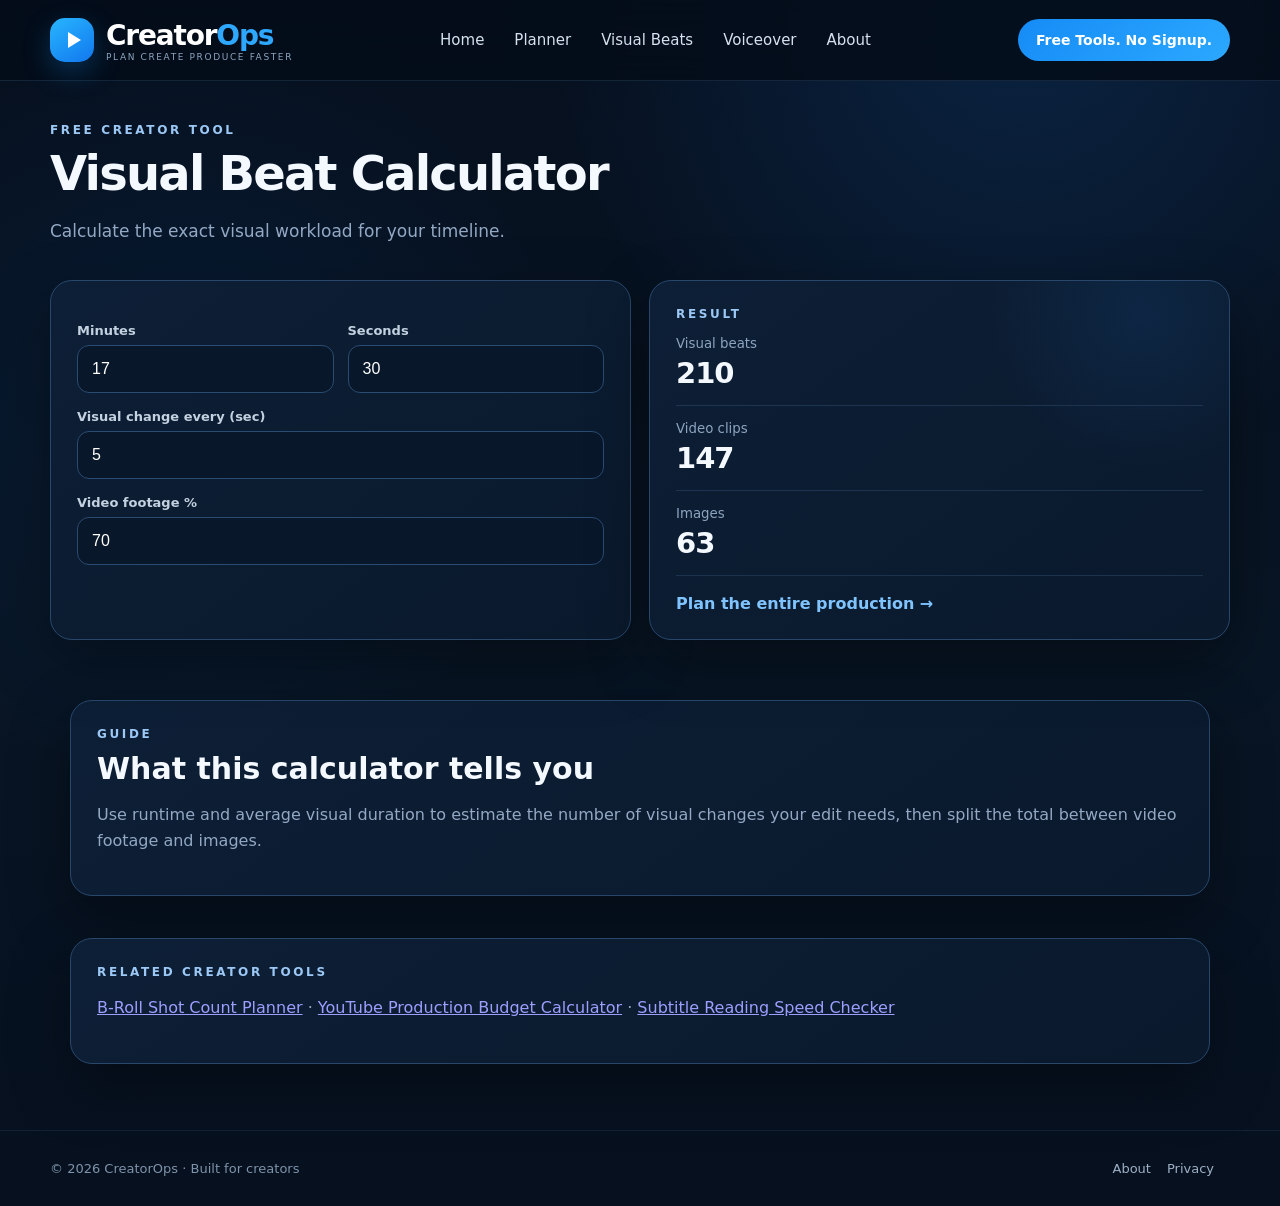
<file: visual-beat-calculator.html>
<!doctype html><html><head><meta charset="utf-8"><meta name="viewport" content="width=device-width,initial-scale=1"><title>Visual Beat Calculator - CreatorOps</title><link rel="stylesheet" href="style.css"><meta name="theme-color" content="#06101f">
<meta name="color-scheme" content="dark">
<link rel="icon" href="favicon.svg" type="image/svg+xml">
<link rel="manifest" href="site.webmanifest">
<meta property="og:site_name" content="CreatorOps">
<meta property="og:type" content="website">
<meta property="og:title" content="CreatorOps - Free Video Production Planning Tools">
<meta property="og:description" content="Plan script length, visual beats, footage clips and image requirements with free creator production tools.">
<meta name="twitter:card" content="summary">
<link rel="canonical" href="https://asadraj504-afk.github.io/creatorops/visual-beat-calculator.html"></head><body><noscript><div style="padding:12px;text-align:center;background:#3a1f1f;color:#fff">CreatorOps calculators require JavaScript to run.</div></noscript><div class="topbar"><div class="container nav"><a class="brand-wrap" href="index.html"><div class="brand-icon"></div><div class="brand-copy"><strong>Creator<span>Ops</span></strong><small>PLAN CREATE PRODUCE FASTER</small></div></a><nav class="navlinks"><a href="index.html">Home</a><a href="video-production-planner.html">Planner</a><a href="visual-beat-calculator.html">Visual Beats</a><a href="script-voiceover-calculator.html">Voiceover</a><a href="about.html">About</a></nav><a class="pill-btn" href="video-production-planner.html">Free Tools. No Signup.</a></div></div><main class="container"><section class="page-head"><div class="eyebrow">FREE CREATOR TOOL</div><h1>Visual Beat Calculator</h1><p>Calculate the exact visual workload for your timeline.</p></section><section class="calc-layout"><div class="panel"><div class="form-row"><div><label>Minutes</label><input id="m" type="number" value="17"></div><div><label>Seconds</label><input id="s" type="number" value="30"></div></div><label>Visual change every (sec)</label><input id="b" type="number" value="5" step=".5"><label>Video footage %</label><input id="p" type="number" value="70" min="0" max="100"></div><div class="panel results" id="r"></div></section><section class="container" style="padding-bottom:42px"><div class="panel"><div class="eyebrow">GUIDE</div><h2 style="font-size:30px;margin:10px 0 8px">What this calculator tells you</h2><p>Use runtime and average visual duration to estimate the number of visual changes your edit needs, then split the total between video footage and images.</p></div></section>
<section class="container" style="padding-bottom:42px"><div class="panel"><div class="eyebrow">RELATED CREATOR TOOLS</div><p><a href="b-roll-shot-count-planner.html">B-Roll Shot Count Planner</a> · <a href="youtube-production-budget-calculator.html">YouTube Production Budget Calculator</a> · <a href="subtitle-reading-speed-checker.html">Subtitle Reading Speed Checker</a></p></div></section></main><footer><div class="container footer-inner"><div>© 2026 CreatorOps · Built for creators</div><div><a href="about.html">About</a><a href="privacy.html">Privacy</a></div></div></footer><script>['m','s','b','p'].forEach(x=>document.getElementById(x).oninput=c);function v(x){return Math.max(0,+document.getElementById(x).value||0)}function c(){let q=Math.ceil((v('m')*60+v('s'))/Math.max(.5,v('b'))),p=Math.min(100,v('p')),a=Math.round(q*p/100);r.innerHTML=`<div class="eyebrow">RESULT</div><div class="metric"><small>Visual beats</small><div class="num">${q}</div></div><div class="metric"><small>Video clips</small><div class="num">${a}</div></div><div class="metric"><small>Images</small><div class="num">${q-a}</div></div><a class="small-link" href="video-production-planner.html">Plan the entire production →</a>`}c()</script></body></html>
</file>
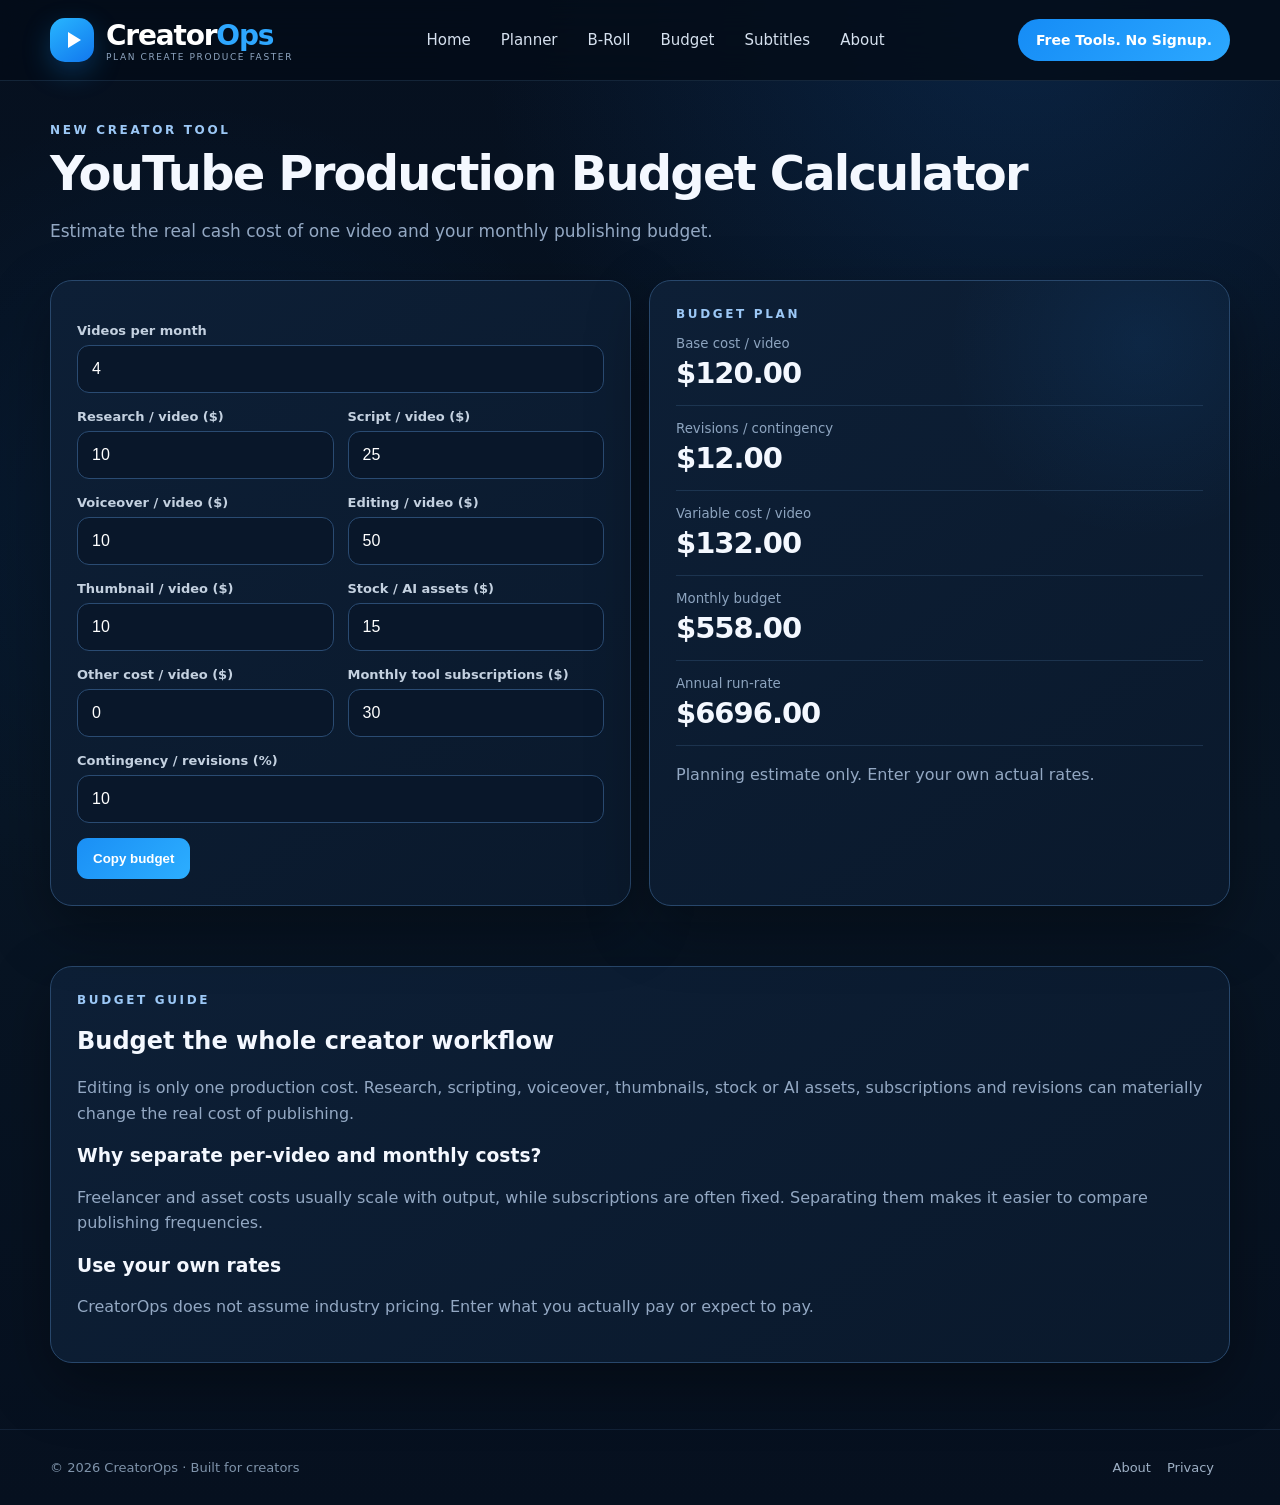
<file: youtube-production-budget-calculator.html>
<!doctype html><html><head><meta charset="utf-8"><meta name="viewport" content="width=device-width,initial-scale=1">
<title>YouTube Production Budget Calculator - CreatorOps</title><meta name="description" content="Estimate per-video, monthly and annual YouTube production costs across research, script, voiceover, editing, thumbnails, assets and tools.">
<link rel="canonical" href="https://asadraj504-afk.github.io/creatorops/youtube-production-budget-calculator.html"><link rel="stylesheet" href="style.css"><meta name="theme-color" content="#06101f">
<meta name="color-scheme" content="dark"><link rel="icon" href="favicon.svg" type="image/svg+xml"><link rel="manifest" href="site.webmanifest">
<meta property="og:site_name" content="CreatorOps"><meta property="og:type" content="website"><meta property="og:title" content="YouTube Production Budget Calculator - CreatorOps">
<meta property="og:description" content="Estimate per-video, monthly and annual YouTube production costs across research, script, voiceover, editing, thumbnails, assets and tools."><meta property="og:url" content="https://asadraj504-afk.github.io/creatorops/youtube-production-budget-calculator.html"><meta name="twitter:card" content="summary">
</head><body><noscript><div style="padding:12px;text-align:center;background:#3a1f1f;color:#fff">CreatorOps calculators require JavaScript to run.</div></noscript>
<div class="topbar"><div class="container nav"><a class="brand-wrap" href="index.html"><div class="brand-icon"></div><div class="brand-copy"><strong>Creator<span>Ops</span></strong><small>PLAN CREATE PRODUCE FASTER</small></div></a>
<nav class="navlinks"><a href="index.html">Home</a><a href="video-production-planner.html">Planner</a><a href="b-roll-shot-count-planner.html">B-Roll</a><a href="youtube-production-budget-calculator.html">Budget</a><a href="subtitle-reading-speed-checker.html">Subtitles</a><a href="about.html">About</a></nav>
<a class="pill-btn" href="video-production-planner.html">Free Tools. No Signup.</a></div></div>
<main class="container">
<section class="page-head"><div class="eyebrow">NEW CREATOR TOOL</div><h1>YouTube Production Budget Calculator</h1>
<p>Estimate the real cash cost of one video and your monthly publishing budget.</p></section>
<section class="calc-layout"><div class="panel">
<label>Videos per month</label><input id="v" type="number" value="4" min="1">
<div class="form-row"><div><label>Research / video ($)</label><input id="research" type="number" value="10" min="0"></div><div><label>Script / video ($)</label><input id="script" type="number" value="25" min="0"></div></div>
<div class="form-row"><div><label>Voiceover / video ($)</label><input id="voice" type="number" value="10" min="0"></div><div><label>Editing / video ($)</label><input id="edit" type="number" value="50" min="0"></div></div>
<div class="form-row"><div><label>Thumbnail / video ($)</label><input id="thumb" type="number" value="10" min="0"></div><div><label>Stock / AI assets ($)</label><input id="assets" type="number" value="15" min="0"></div></div>
<div class="form-row"><div><label>Other cost / video ($)</label><input id="other" type="number" value="0" min="0"></div><div><label>Monthly tool subscriptions ($)</label><input id="tools" type="number" value="30" min="0"></div></div>
<label>Contingency / revisions (%)</label><input id="c" type="number" value="10" min="0">
<button class="primary" onclick="copyPlan()">Copy budget</button></div><div class="panel results" id="r"></div></section>
<section style="padding-bottom:42px"><div class="panel"><div class="eyebrow">BUDGET GUIDE</div><h2>Budget the whole creator workflow</h2>
<p>Editing is only one production cost. Research, scripting, voiceover, thumbnails, stock or AI assets, subscriptions and revisions can materially change the real cost of publishing.</p>
<h3>Why separate per-video and monthly costs?</h3><p>Freelancer and asset costs usually scale with output, while subscriptions are often fixed. Separating them makes it easier to compare publishing frequencies.</p>
<h3>Use your own rates</h3><p>CreatorOps does not assume industry pricing. Enter what you actually pay or expect to pay.</p></div></section></main>
<footer><div class="container footer-inner"><div>© 2026 CreatorOps · Built for creators</div><div><a href="about.html">About</a><a href="privacy.html">Privacy</a></div></div></footer>
<script>
const ids=['v','research','script','voice','edit','thumb','assets','other','tools','c'];ids.forEach(id=>document.getElementById(id).oninput=calc);
function n(id){return Math.max(0,+document.getElementById(id).value||0)}
function money(x){return '$'+x.toFixed(2)}
function calc(){let count=Math.max(1,n('v')),base=n('research')+n('script')+n('voice')+n('edit')+n('thumb')+n('assets')+n('other'),cont=base*n('c')/100,per=base+cont,monthly=per*count+n('tools'),annual=monthly*12;
window.plan=`CreatorOps YouTube Production Budget\nVideos/month: ${count}\nVariable cost/video: ${money(per)}\nMonthly tools: ${money(n('tools'))}\nMonthly budget: ${money(monthly)}\nAnnual run-rate: ${money(annual)}`;
r.innerHTML=`<div class="eyebrow">BUDGET PLAN</div><div class="metric"><small>Base cost / video</small><div class="num">${money(base)}</div></div><div class="metric"><small>Revisions / contingency</small><div class="num">${money(cont)}</div></div><div class="metric"><small>Variable cost / video</small><div class="num">${money(per)}</div></div><div class="metric"><small>Monthly budget</small><div class="num">${money(monthly)}</div></div><div class="metric"><small>Annual run-rate</small><div class="num">${money(annual)}</div></div><p class="muted">Planning estimate only. Enter your own actual rates.</p>`}
function copyPlan(){navigator.clipboard.writeText(window.plan)} calc();</script><script type="application/ld+json">{
"@context":"https://schema.org","@type":"WebApplication","name":"CreatorOps YouTube Production Budget Calculator",
"applicationCategory":"MultimediaApplication","operatingSystem":"Any",
"offers":{"@type":"Offer","price":"0","priceCurrency":"USD"},
"description":"Estimate per-video, monthly and annual YouTube production costs across research, script, voiceover, editing, thumbnails, assets and tools."}</script></body></html>
</file>
<file: style.css>
:root{--bg:#06101f;--panel:#0d1c31;--panel2:#10233d;--line:#28476b;--text:#f4f8ff;--muted:#93a8c3;--blue:#2ea7ff;--green:#24d18a;--purple:#a65cff;--shadow:0 22px 60px rgba(0,0,0,.35);--r:22px}*{box-sizing:border-box}html{scroll-behavior:smooth}body{margin:0;font-family:Inter,ui-sans-serif,system-ui,-apple-system,BlinkMacSystemFont,"Segoe UI",sans-serif;background:radial-gradient(circle at 80% 0,rgba(23,102,190,.22),transparent 30%),radial-gradient(circle at 15% 34%,rgba(0,126,255,.08),transparent 28%),linear-gradient(180deg,#06101f,#081524 55%,#06101f);color:var(--text);min-height:100vh}.container{width:min(1180px,calc(100% - 40px));margin:auto}.topbar{position:sticky;top:0;z-index:20;background:rgba(4,13,25,.84);backdrop-filter:blur(18px);border-bottom:1px solid rgba(93,133,178,.2)}.nav{height:80px;display:flex;align-items:center;justify-content:space-between;gap:24px}.brand-wrap{display:flex;align-items:center;gap:12px;text-decoration:none;color:white}.brand-icon{width:44px;height:44px;border-radius:15px;display:grid;place-items:center;background:linear-gradient(145deg,#28b6ff,#1177ee);box-shadow:0 10px 28px rgba(21,143,245,.28)}.brand-icon:before{content:"";width:0;height:0;border-top:8px solid transparent;border-bottom:8px solid transparent;border-left:13px solid #fff;margin-left:4px}.brand-copy strong{font-size:28px;letter-spacing:-1.2px}.brand-copy strong span{color:var(--blue)}.brand-copy small{display:block;color:#8fa6c1;letter-spacing:.18em;font-size:9px}.navlinks{display:flex;gap:30px}.navlinks a{color:#d6e1ef;text-decoration:none;font-size:15px}.navlinks a:hover{color:var(--blue)}.pill-btn{text-decoration:none;background:linear-gradient(135deg,#158cf6,#2ca8ff);color:#fff;padding:13px 18px;border-radius:999px;font-size:14px;font-weight:800}.hero{padding:58px 0 34px}.hero-grid{display:grid;grid-template-columns:1.12fr .88fr;gap:52px;align-items:center}.eyebrow{color:#9cc8f6;letter-spacing:.22em;font-size:12px;font-weight:800}.hero h1{font-size:clamp(46px,6.5vw,76px);line-height:.98;letter-spacing:-3px;margin:15px 0 18px}.hero h1 span{color:var(--blue);text-shadow:0 8px 35px rgba(18,146,255,.22)}.lead{font-size:19px;line-height:1.65;color:#a8bdd6;max-width:760px}.benefits{display:flex;flex-wrap:wrap;gap:24px;margin-top:28px}.benefit{display:flex;gap:9px;align-items:center;color:#dce7f5;font-size:14px}.check{width:24px;height:24px;border-radius:50%;display:grid;place-items:center;background:linear-gradient(145deg,#22b3ff,#1387f6);font-size:13px;font-weight:900}.hero-visual{height:330px;border-radius:26px;position:relative;overflow:hidden;background:linear-gradient(130deg,rgba(1,12,25,.1),rgba(3,21,40,.35)),radial-gradient(circle at 65% 35%,rgba(27,128,255,.26),transparent 26%),linear-gradient(145deg,#0a1730,#0a2039 55%,#07111d);border:1px solid rgba(56,101,149,.28);box-shadow:var(--shadow)}.hero-visual:before{content:"";position:absolute;inset:0;background:linear-gradient(rgba(255,255,255,.025) 1px,transparent 1px),linear-gradient(90deg,rgba(255,255,255,.025) 1px,transparent 1px);background-size:28px 28px}.mock-monitor{position:absolute;left:64px;right:54px;top:58px;height:165px;border:10px solid #0b1524;border-radius:8px;background:linear-gradient(135deg,#0c2446,#102d57);box-shadow:0 18px 40px rgba(0,0,0,.42);display:grid;place-items:center}.mock-monitor strong{font-size:28px;line-height:1.18;text-align:center;color:#49aaff}.mock-monitor strong span{color:#fff}.mock-note{position:absolute;right:36px;top:78px;width:112px;padding:18px 13px;background:#e8edf2;color:#132033;border-radius:3px;font-family:Georgia,serif;font-style:italic;font-size:16px;line-height:1.3;transform:rotate(3deg);box-shadow:0 10px 25px rgba(0,0,0,.35)}.mock-lens{position:absolute;right:22px;bottom:28px;width:100px;height:100px;border-radius:50%;background:radial-gradient(circle at 40% 40%,#183456 0 18%,#081320 19% 42%,#122b46 43% 53%,#060c13 54% 100%);box-shadow:0 8px 26px rgba(0,0,0,.45)}.tool-grid{display:grid;grid-template-columns:1.12fr 1fr 1fr;gap:16px;margin-top:22px}.tool-card{min-height:218px;background:linear-gradient(145deg,rgba(14,31,53,.95),rgba(9,23,40,.96));border:1px solid #27496e;border-radius:20px;padding:24px;text-decoration:none;color:white;box-shadow:0 14px 34px rgba(0,0,0,.18);transition:.18s}.tool-card:hover{transform:translateY(-3px);border-color:#3f7fb6}.tool-card.featured{border:2px solid #2caaff;box-shadow:0 0 0 1px rgba(42,170,255,.15),0 0 34px rgba(20,150,255,.17)}.badge{display:inline-flex;border-radius:999px;padding:7px 11px;background:linear-gradient(135deg,#168af0,#27a9ff);font-size:11px;font-weight:900;letter-spacing:.08em}.card-head{display:flex;gap:18px;align-items:center;margin-top:16px}.iconbox{width:54px;height:54px;border-radius:14px;display:grid;place-items:center;font-size:24px;font-weight:900}.blue{background:linear-gradient(145deg,#1686ff,#126ce1)}.purple{background:linear-gradient(145deg,#b45eea,#7d34b6)}.green{background:linear-gradient(145deg,#29d79c,#15a975)}.tool-card h2{font-size:19px;margin:0 0 7px}.tool-card p{color:#9fb2c9;line-height:1.5;margin:0}.arrow{margin-left:auto;width:44px;height:44px;border-radius:50%;border:1px solid #315274;background:#102944;display:grid;place-items:center;font-size:20px}.chips{display:flex;flex-wrap:wrap;gap:8px;margin-top:20px}.chip{font-size:11px;padding:7px 10px;border-radius:999px;color:#e2ecf6;background:#142c48;border:1px solid #1c3d61}.proof{margin:28px 0 12px;padding:24px 8px;display:grid;grid-template-columns:repeat(4,1fr);border-top:1px solid rgba(74,119,166,.28);border-bottom:1px solid rgba(74,119,166,.28)}.proof-item{display:flex;gap:13px;padding:8px 24px;border-right:1px solid rgba(74,119,166,.2)}.proof-item:last-child{border-right:0}.proof-icon{font-size:27px}.proof-item strong{display:block;margin-bottom:3px}.proof-item span{font-size:13px;color:#94a8c0}.quote{text-align:center;padding:24px 0 38px;color:#e6edf6;font-family:Georgia,serif;font-style:italic;font-size:19px}.page-head{padding:42px 0 18px}.page-head h1{font-size:48px;letter-spacing:-1.8px;margin:8px 0 10px}.page-head p{color:var(--muted);font-size:17px}.calc-layout{display:grid;grid-template-columns:1fr 1fr;gap:18px;padding-bottom:60px}.panel{background:linear-gradient(145deg,#0d1f36,#0a192c);border:1px solid #28476b;border-radius:22px;padding:26px;box-shadow:var(--shadow)}.results{background:radial-gradient(circle at 85% 10%,rgba(29,142,255,.09),transparent 26%),linear-gradient(145deg,#0d1f36,#0a192c)}.form-row{display:grid;grid-template-columns:1fr 1fr;gap:14px}label{display:block;margin:16px 0 7px;color:#c4d1e0;font-weight:700;font-size:13px}input{width:100%;padding:14px;border-radius:12px;border:1px solid #2a4b72;background:#09172a;color:#fff;font-size:16px;outline:none}input:focus{border-color:#2ca8ff;box-shadow:0 0 0 3px rgba(44,168,255,.1)}.metric{padding:15px 0;border-bottom:1px solid rgba(55,89,126,.38)}.metric small{display:block;color:#8da4bf;margin-bottom:5px}.num{font-size:29px;font-weight:900;letter-spacing:-1px}.btn,button{display:inline-block;margin-top:15px;padding:13px 16px;border:0;border-radius:11px;font-weight:800;cursor:pointer}.primary{background:linear-gradient(135deg,#1a8ff5,#2caeff);color:#fff}.secondary{background:#142a44;color:#dfe9f5;border:1px solid #2a4b70;margin-left:6px}.muted,p{color:#93a8c3;line-height:1.6}.small-link{display:inline-flex;margin-top:18px;color:#7fc4ff;text-decoration:none;font-weight:800}footer{border-top:1px solid rgba(65,103,145,.2);margin-top:24px}.footer-inner{padding:30px 0;display:flex;justify-content:space-between;gap:20px;color:#7f93aa;font-size:13px}.footer-inner a{color:#9eb0c5;text-decoration:none;margin-right:16px}@media(max-width:960px){.hero-grid,.tool-grid,.calc-layout{grid-template-columns:1fr}.hero-visual{height:280px}.proof{grid-template-columns:1fr 1fr}.navlinks{display:none}}@media(max-width:640px){.container{width:min(100% - 24px,1180px)}.hero h1{font-size:43px}.hero-visual{height:240px}.mock-monitor{left:30px;right:28px;top:48px}.mock-note{display:none}.proof{grid-template-columns:1fr}.proof-item{border-right:0;border-bottom:1px solid rgba(74,119,166,.16)}.form-row{grid-template-columns:1fr}.page-head h1{font-size:37px}.brand-copy small{display:none}.pill-btn{padding:11px 14px;font-size:12px}}
</file>
